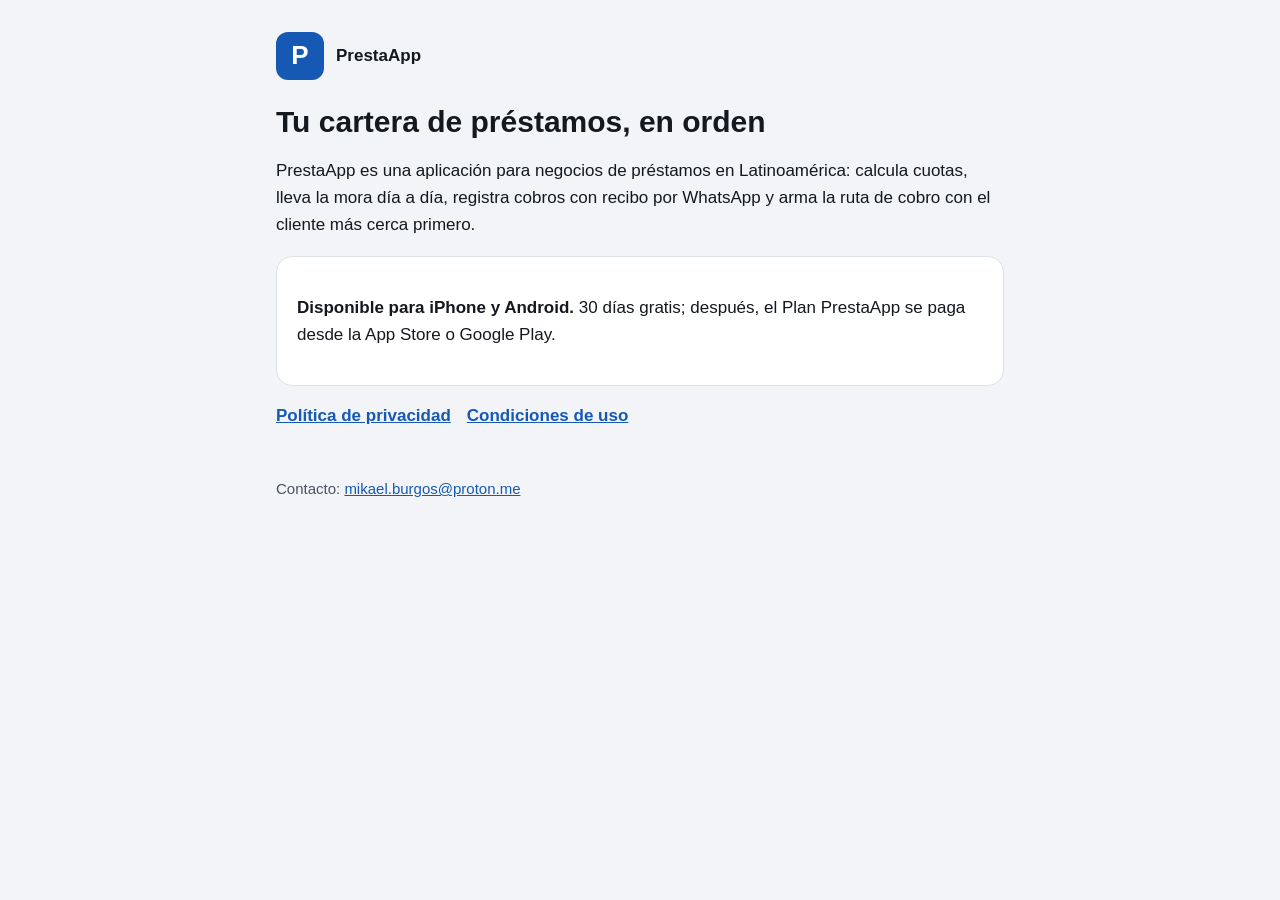
<file: index.html>
<!doctype html>
<html lang="es">
<head>
<meta charset="utf-8">
<meta name="viewport" content="width=device-width, initial-scale=1">
<title>PrestaApp</title>
<meta name="description" content="PrestaApp: la cartera de préstamos en orden. Cuotas, mora, cobros y rutas desde el teléfono.">
<link rel="stylesheet" href="estilo.css">
</head>
<body>
<main>
  <header><div class="logo">P</div><strong>PrestaApp</strong></header>
  <h1>Tu cartera de préstamos, en orden</h1>
  <p>PrestaApp es una aplicación para negocios de préstamos en Latinoamérica: calcula cuotas, lleva la mora día a día,
     registra cobros con recibo por WhatsApp y arma la ruta de cobro con el cliente más cerca primero.</p>
  <div class="tarjeta">
    <p><strong>Disponible para iPhone y Android.</strong> 30 días gratis; después, el Plan PrestaApp se paga desde la App Store o Google Play.</p>
  </div>
  <nav><a href="privacidad.html">Política de privacidad</a><a href="terminos.html">Condiciones de uso</a></nav>
  <footer>Contacto: <a href="mailto:mikael.burgos@proton.me">mikael.burgos@proton.me</a></footer>
</main>
</body>
</html>
</file>
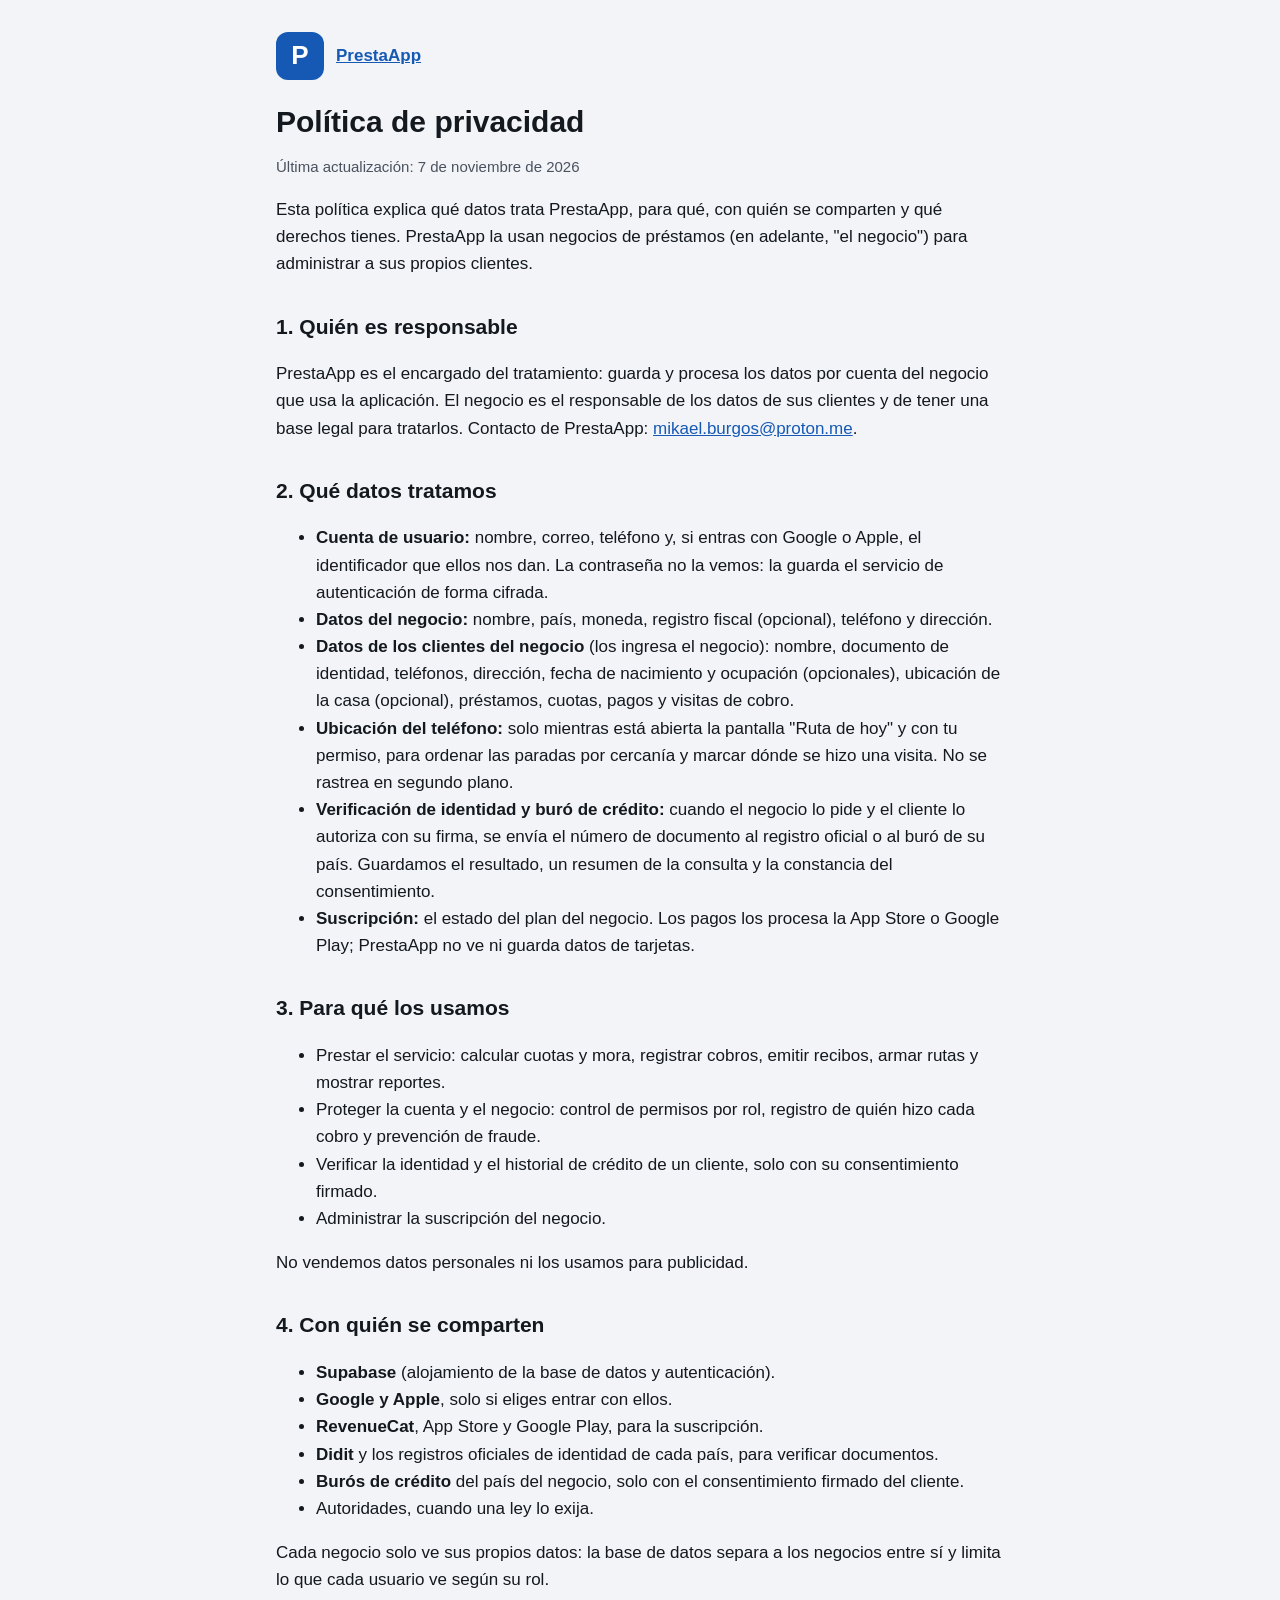
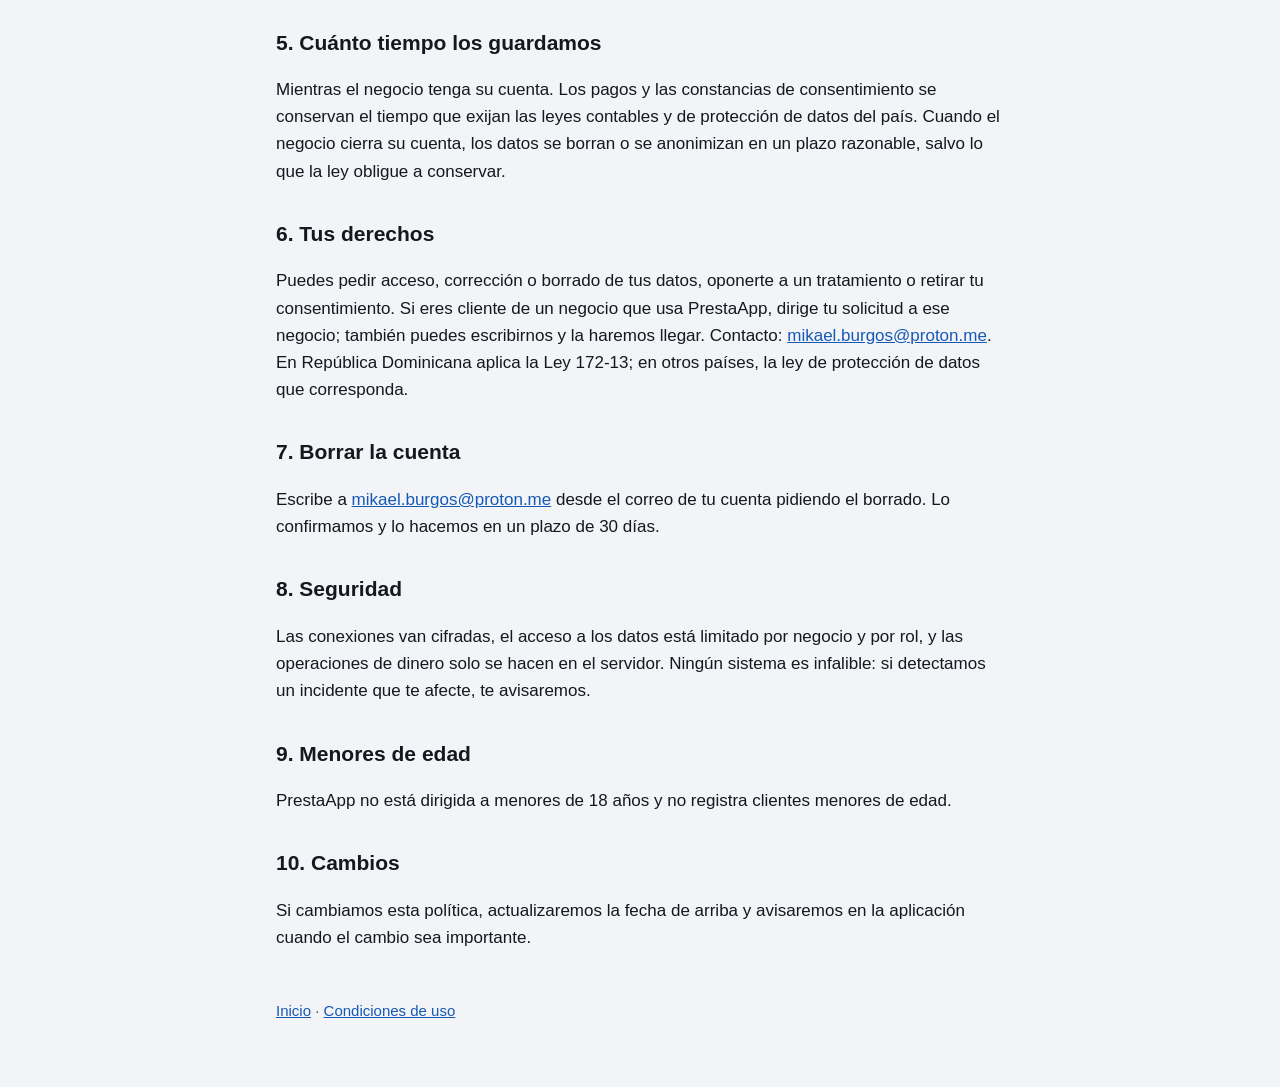
<file: privacidad.html>
<!doctype html>
<html lang="es">
<head>
<meta charset="utf-8">
<meta name="viewport" content="width=device-width, initial-scale=1">
<title>Privacidad de PrestaApp</title>
<meta name="description" content="Qué datos recoge PrestaApp, para qué los usa, con quién los comparte y cómo pedir que se borren.">
<link rel="stylesheet" href="estilo.css">
</head>
<body>
<main>
  <header><div class="logo">P</div><a href="index.html"><strong>PrestaApp</strong></a></header>
  <h1>Política de privacidad</h1>
  <p class="suave">Última actualización: 7 de noviembre de 2026</p>

  <p>Esta política explica qué datos trata PrestaApp, para qué, con quién se comparten y qué derechos tienes.
     PrestaApp la usan negocios de préstamos (en adelante, "el negocio") para administrar a sus propios clientes.</p>

  <h2>1. Quién es responsable</h2>
  <p>PrestaApp es el encargado del tratamiento: guarda y procesa los datos por cuenta del negocio que usa la aplicación.
     El negocio es el responsable de los datos de sus clientes y de tener una base legal para tratarlos.
     Contacto de PrestaApp: <a href="mailto:mikael.burgos@proton.me">mikael.burgos@proton.me</a>.</p>

  <h2>2. Qué datos tratamos</h2>
  <ul>
    <li><strong>Cuenta de usuario:</strong> nombre, correo, teléfono y, si entras con Google o Apple, el identificador que
        ellos nos dan. La contraseña no la vemos: la guarda el servicio de autenticación de forma cifrada.</li>
    <li><strong>Datos del negocio:</strong> nombre, país, moneda, registro fiscal (opcional), teléfono y dirección.</li>
    <li><strong>Datos de los clientes del negocio</strong> (los ingresa el negocio): nombre, documento de identidad,
        teléfonos, dirección, fecha de nacimiento y ocupación (opcionales), ubicación de la casa (opcional),
        préstamos, cuotas, pagos y visitas de cobro.</li>
    <li><strong>Ubicación del teléfono:</strong> solo mientras está abierta la pantalla "Ruta de hoy" y con tu permiso,
        para ordenar las paradas por cercanía y marcar dónde se hizo una visita. No se rastrea en segundo plano.</li>
    <li><strong>Verificación de identidad y buró de crédito:</strong> cuando el negocio lo pide y el cliente lo autoriza
        con su firma, se envía el número de documento al registro oficial o al buró de su país. Guardamos el resultado,
        un resumen de la consulta y la constancia del consentimiento.</li>
    <li><strong>Suscripción:</strong> el estado del plan del negocio. Los pagos los procesa la App Store o Google Play;
        PrestaApp no ve ni guarda datos de tarjetas.</li>
  </ul>

  <h2>3. Para qué los usamos</h2>
  <ul>
    <li>Prestar el servicio: calcular cuotas y mora, registrar cobros, emitir recibos, armar rutas y mostrar reportes.</li>
    <li>Proteger la cuenta y el negocio: control de permisos por rol, registro de quién hizo cada cobro y prevención de fraude.</li>
    <li>Verificar la identidad y el historial de crédito de un cliente, solo con su consentimiento firmado.</li>
    <li>Administrar la suscripción del negocio.</li>
  </ul>
  <p>No vendemos datos personales ni los usamos para publicidad.</p>

  <h2>4. Con quién se comparten</h2>
  <ul>
    <li><strong>Supabase</strong> (alojamiento de la base de datos y autenticación).</li>
    <li><strong>Google y Apple</strong>, solo si eliges entrar con ellos.</li>
    <li><strong>RevenueCat</strong>, App Store y Google Play, para la suscripción.</li>
    <li><strong>Didit</strong> y los registros oficiales de identidad de cada país, para verificar documentos.</li>
    <li><strong>Burós de crédito</strong> del país del negocio, solo con el consentimiento firmado del cliente.</li>
    <li>Autoridades, cuando una ley lo exija.</li>
  </ul>
  <p>Cada negocio solo ve sus propios datos: la base de datos separa a los negocios entre sí y limita lo que cada
     usuario ve según su rol.</p>

  <h2>5. Cuánto tiempo los guardamos</h2>
  <p>Mientras el negocio tenga su cuenta. Los pagos y las constancias de consentimiento se conservan el tiempo que
     exijan las leyes contables y de protección de datos del país. Cuando el negocio cierra su cuenta, los datos se
     borran o se anonimizan en un plazo razonable, salvo lo que la ley obligue a conservar.</p>

  <h2>6. Tus derechos</h2>
  <p>Puedes pedir acceso, corrección o borrado de tus datos, oponerte a un tratamiento o retirar tu consentimiento.
     Si eres cliente de un negocio que usa PrestaApp, dirige tu solicitud a ese negocio; también puedes escribirnos y
     la haremos llegar. Contacto: <a href="mailto:mikael.burgos@proton.me">mikael.burgos@proton.me</a>.
     En República Dominicana aplica la Ley 172-13; en otros países, la ley de protección de datos que corresponda.</p>

  <h2>7. Borrar la cuenta</h2>
  <p>Escribe a <a href="mailto:mikael.burgos@proton.me">mikael.burgos@proton.me</a> desde el correo de tu cuenta
     pidiendo el borrado. Lo confirmamos y lo hacemos en un plazo de 30 días.</p>

  <h2>8. Seguridad</h2>
  <p>Las conexiones van cifradas, el acceso a los datos está limitado por negocio y por rol, y las operaciones de dinero
     solo se hacen en el servidor. Ningún sistema es infalible: si detectamos un incidente que te afecte, te avisaremos.</p>

  <h2>9. Menores de edad</h2>
  <p>PrestaApp no está dirigida a menores de 18 años y no registra clientes menores de edad.</p>

  <h2>10. Cambios</h2>
  <p>Si cambiamos esta política, actualizaremos la fecha de arriba y avisaremos en la aplicación cuando el cambio sea importante.</p>

  <footer><a href="index.html">Inicio</a> · <a href="terminos.html">Condiciones de uso</a></footer>
</main>
</body>
</html>
</file>
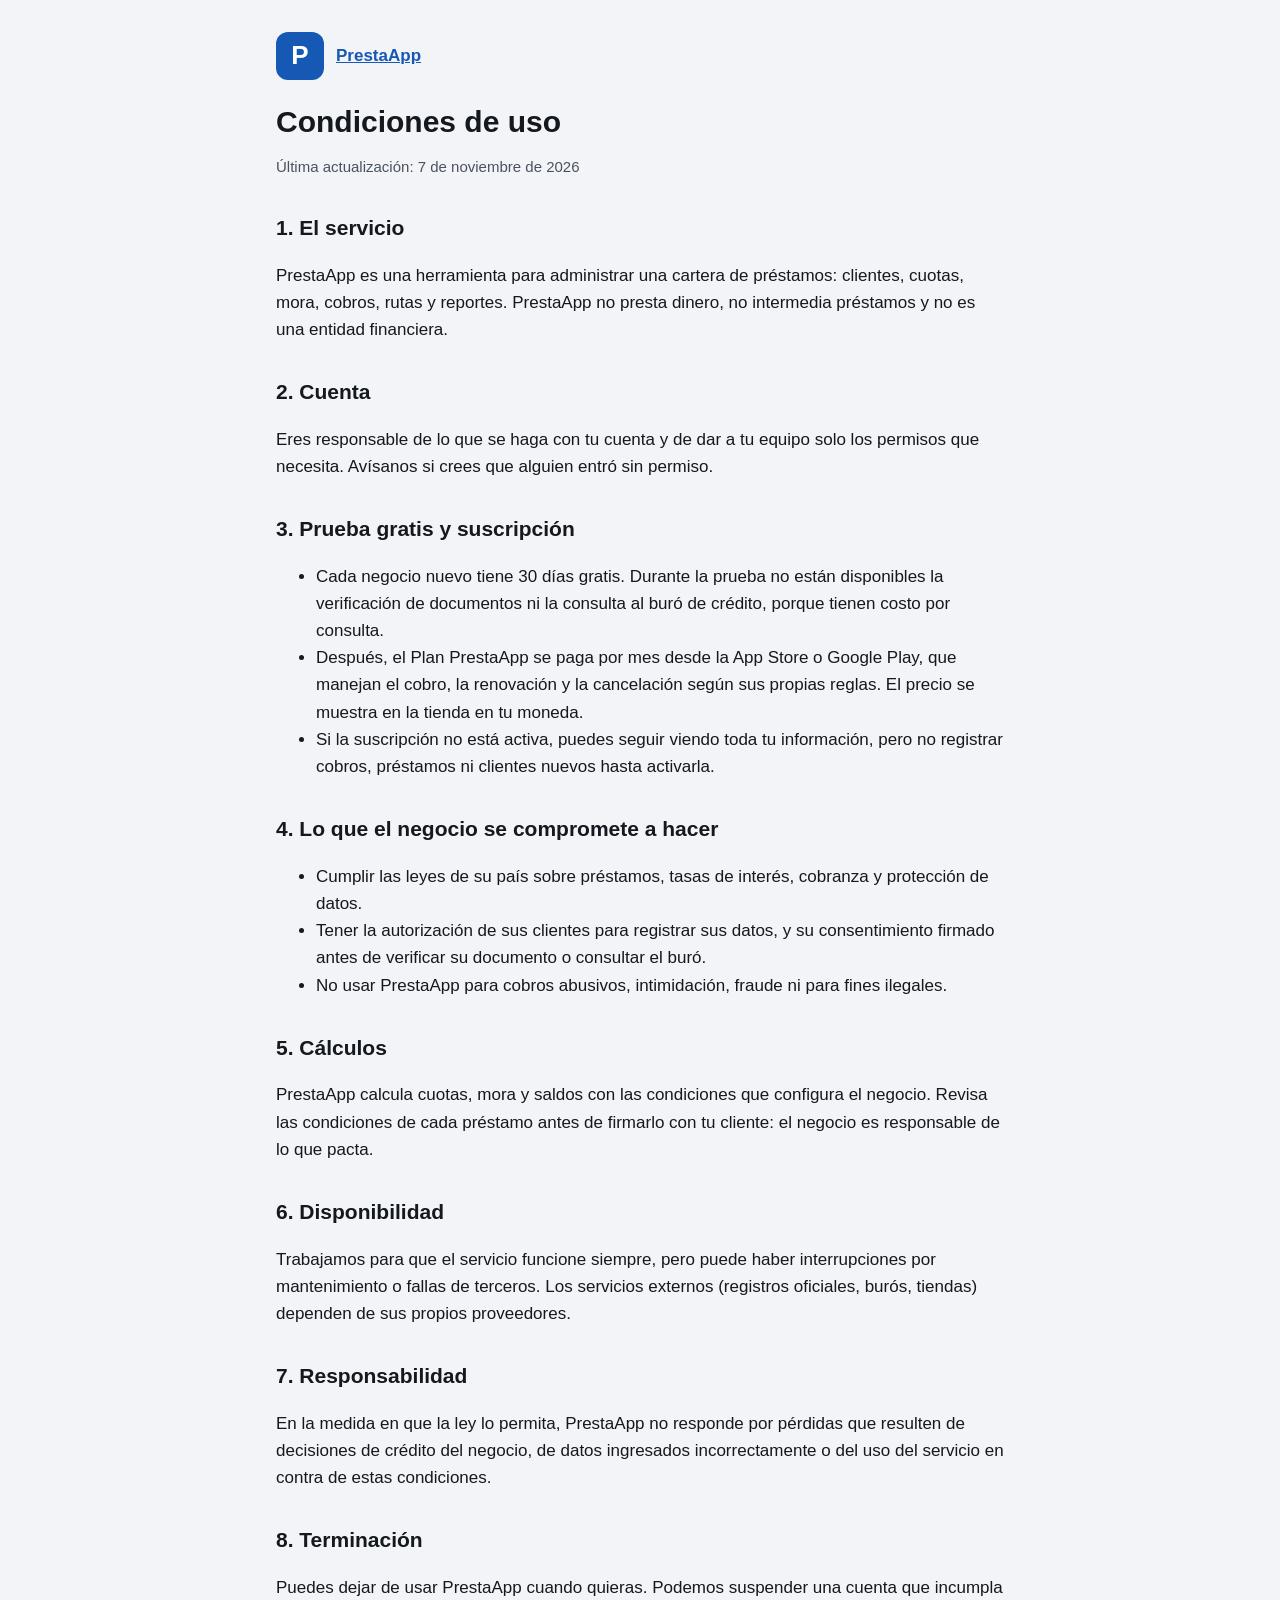
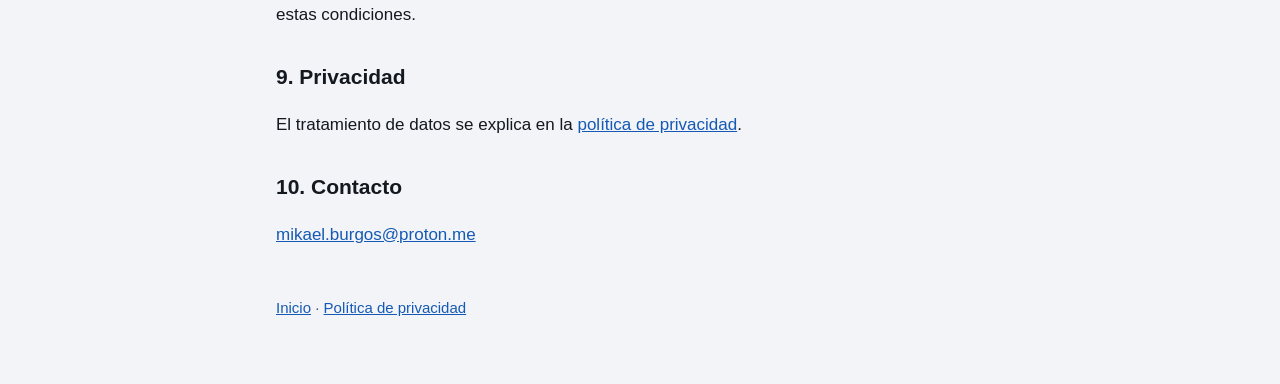
<file: terminos.html>
<!doctype html>
<html lang="es">
<head>
<meta charset="utf-8">
<meta name="viewport" content="width=device-width, initial-scale=1">
<title>Condiciones de PrestaApp</title>
<meta name="description" content="Condiciones de uso de PrestaApp: el servicio, la prueba gratis, la suscripción y las responsabilidades del negocio.">
<link rel="stylesheet" href="estilo.css">
</head>
<body>
<main>
  <header><div class="logo">P</div><a href="index.html"><strong>PrestaApp</strong></a></header>
  <h1>Condiciones de uso</h1>
  <p class="suave">Última actualización: 7 de noviembre de 2026</p>

  <h2>1. El servicio</h2>
  <p>PrestaApp es una herramienta para administrar una cartera de préstamos: clientes, cuotas, mora, cobros, rutas y reportes.
     PrestaApp no presta dinero, no intermedia préstamos y no es una entidad financiera.</p>

  <h2>2. Cuenta</h2>
  <p>Eres responsable de lo que se haga con tu cuenta y de dar a tu equipo solo los permisos que necesita.
     Avísanos si crees que alguien entró sin permiso.</p>

  <h2>3. Prueba gratis y suscripción</h2>
  <ul>
    <li>Cada negocio nuevo tiene 30 días gratis. Durante la prueba no están disponibles la verificación de documentos
        ni la consulta al buró de crédito, porque tienen costo por consulta.</li>
    <li>Después, el Plan PrestaApp se paga por mes desde la App Store o Google Play, que manejan el cobro, la renovación
        y la cancelación según sus propias reglas. El precio se muestra en la tienda en tu moneda.</li>
    <li>Si la suscripción no está activa, puedes seguir viendo toda tu información, pero no registrar cobros, préstamos
        ni clientes nuevos hasta activarla.</li>
  </ul>

  <h2>4. Lo que el negocio se compromete a hacer</h2>
  <ul>
    <li>Cumplir las leyes de su país sobre préstamos, tasas de interés, cobranza y protección de datos.</li>
    <li>Tener la autorización de sus clientes para registrar sus datos, y su consentimiento firmado antes de verificar su
        documento o consultar el buró.</li>
    <li>No usar PrestaApp para cobros abusivos, intimidación, fraude ni para fines ilegales.</li>
  </ul>

  <h2>5. Cálculos</h2>
  <p>PrestaApp calcula cuotas, mora y saldos con las condiciones que configura el negocio. Revisa las condiciones de
     cada préstamo antes de firmarlo con tu cliente: el negocio es responsable de lo que pacta.</p>

  <h2>6. Disponibilidad</h2>
  <p>Trabajamos para que el servicio funcione siempre, pero puede haber interrupciones por mantenimiento o fallas de
     terceros. Los servicios externos (registros oficiales, burós, tiendas) dependen de sus propios proveedores.</p>

  <h2>7. Responsabilidad</h2>
  <p>En la medida en que la ley lo permita, PrestaApp no responde por pérdidas que resulten de decisiones de crédito del
     negocio, de datos ingresados incorrectamente o del uso del servicio en contra de estas condiciones.</p>

  <h2>8. Terminación</h2>
  <p>Puedes dejar de usar PrestaApp cuando quieras. Podemos suspender una cuenta que incumpla estas condiciones.</p>

  <h2>9. Privacidad</h2>
  <p>El tratamiento de datos se explica en la <a href="privacidad.html">política de privacidad</a>.</p>

  <h2>10. Contacto</h2>
  <p><a href="mailto:mikael.burgos@proton.me">mikael.burgos@proton.me</a></p>

  <footer><a href="index.html">Inicio</a> · <a href="privacidad.html">Política de privacidad</a></footer>
</main>
</body>
</html>
</file>
<file: estilo.css>
:root { --fondo: #F2F4F7; --tarjeta: #FFFFFF; --texto: #14181F; --suave: #4A5260; --primario: #1559B5; --borde: #DDE2E9; }
@media (prefers-color-scheme: dark) { :root { --fondo: #0F1216; --tarjeta: #181C22; --texto: #E8EAED; --suave: #A6ADB8; --primario: #7FB0F5; --borde: #2A3038; } }
* { box-sizing: border-box; }
body { margin: 0; background: var(--fondo); color: var(--texto); font: 17px/1.6 -apple-system, "SF Pro Text", Roboto, "Segoe UI", sans-serif; }
main { max-width: 760px; margin: 0 auto; padding: 32px 16px 64px; }
header { display: flex; align-items: center; gap: 12px; margin-bottom: 24px; }
.logo { width: 48px; height: 48px; border-radius: 12px; background: #1559B5; color: #fff; font-weight: 800; font-size: 26px; display: grid; place-items: center; }
h1 { font-size: 30px; line-height: 1.2; margin: 0 0 8px; }
h2 { font-size: 21px; margin: 32px 0 8px; }
p, li { color: var(--texto); }
.suave { color: var(--suave); font-size: 15px; }
.tarjeta { background: var(--tarjeta); border: 1px solid var(--borde); border-radius: 16px; padding: 20px; margin: 16px 0; }
a { color: var(--primario); }
nav a { margin-right: 16px; font-weight: 600; }
footer { margin-top: 48px; font-size: 15px; color: var(--suave); }
</file>
